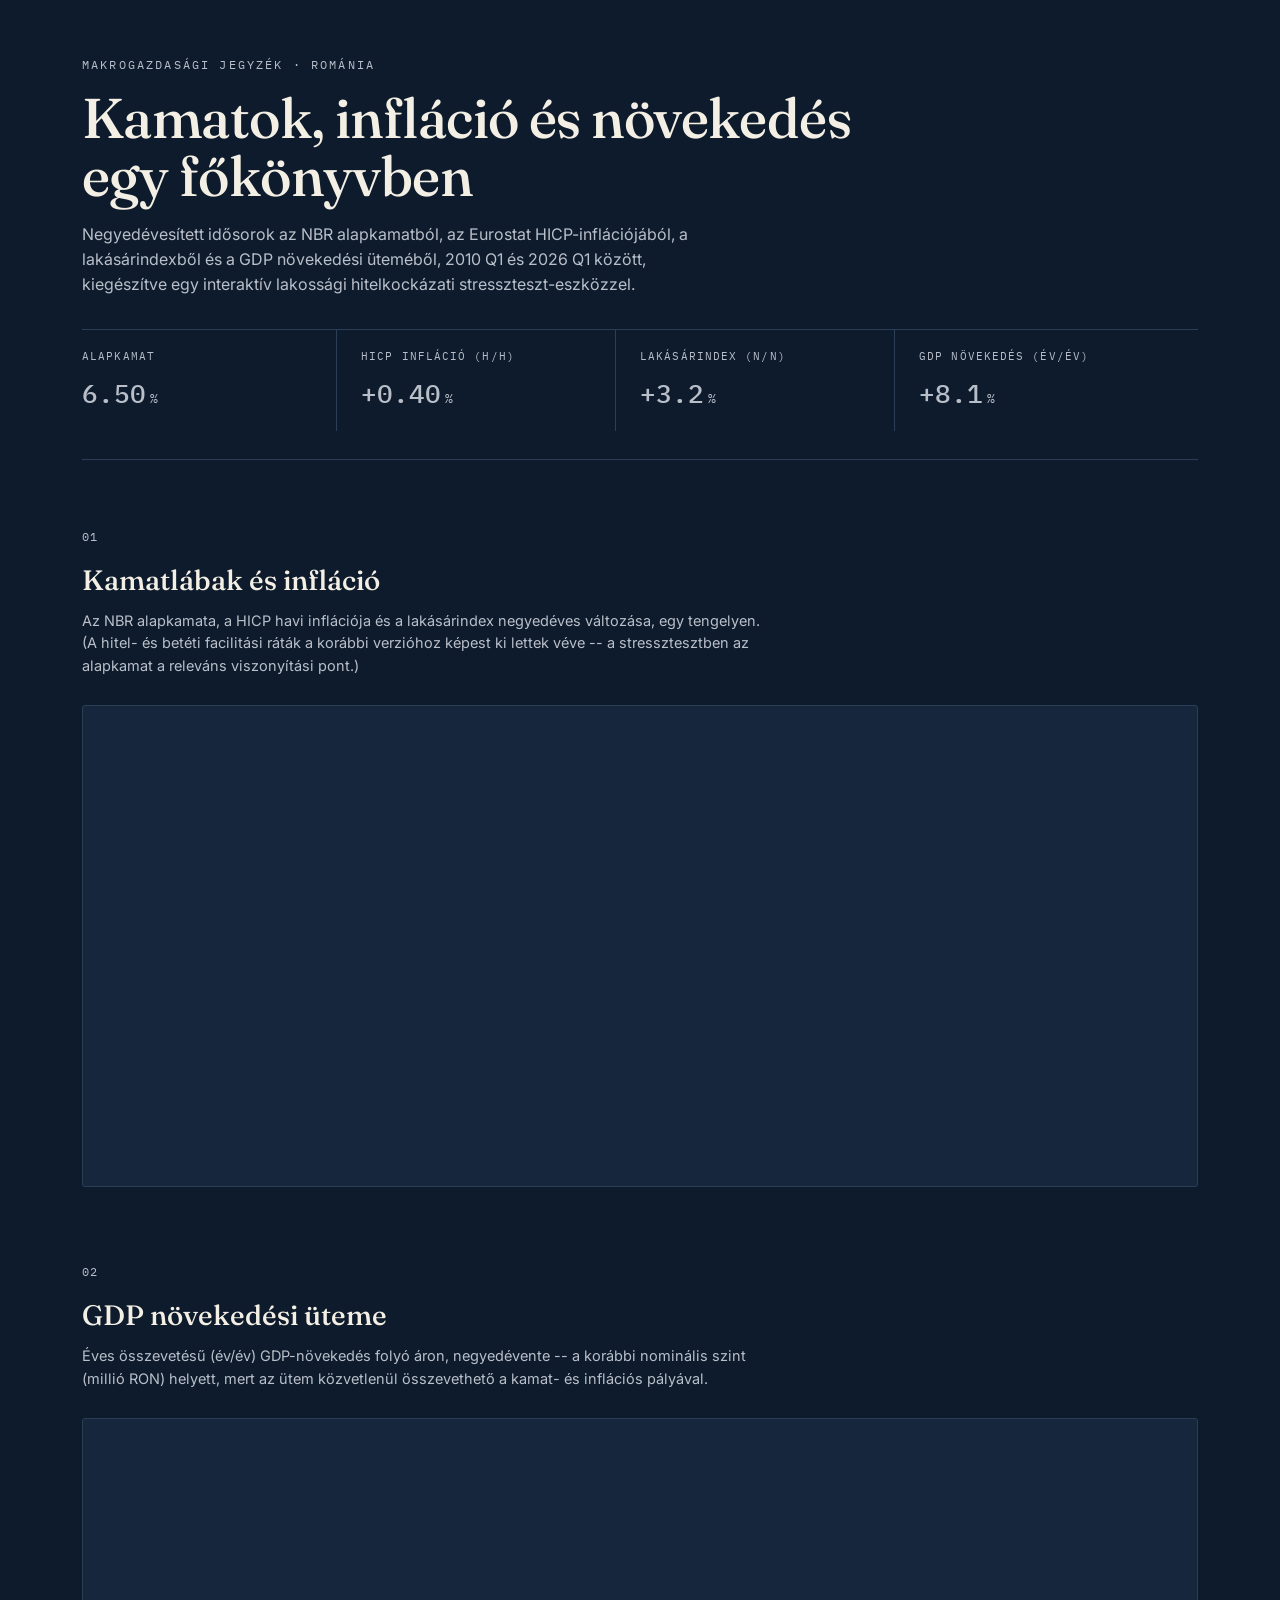
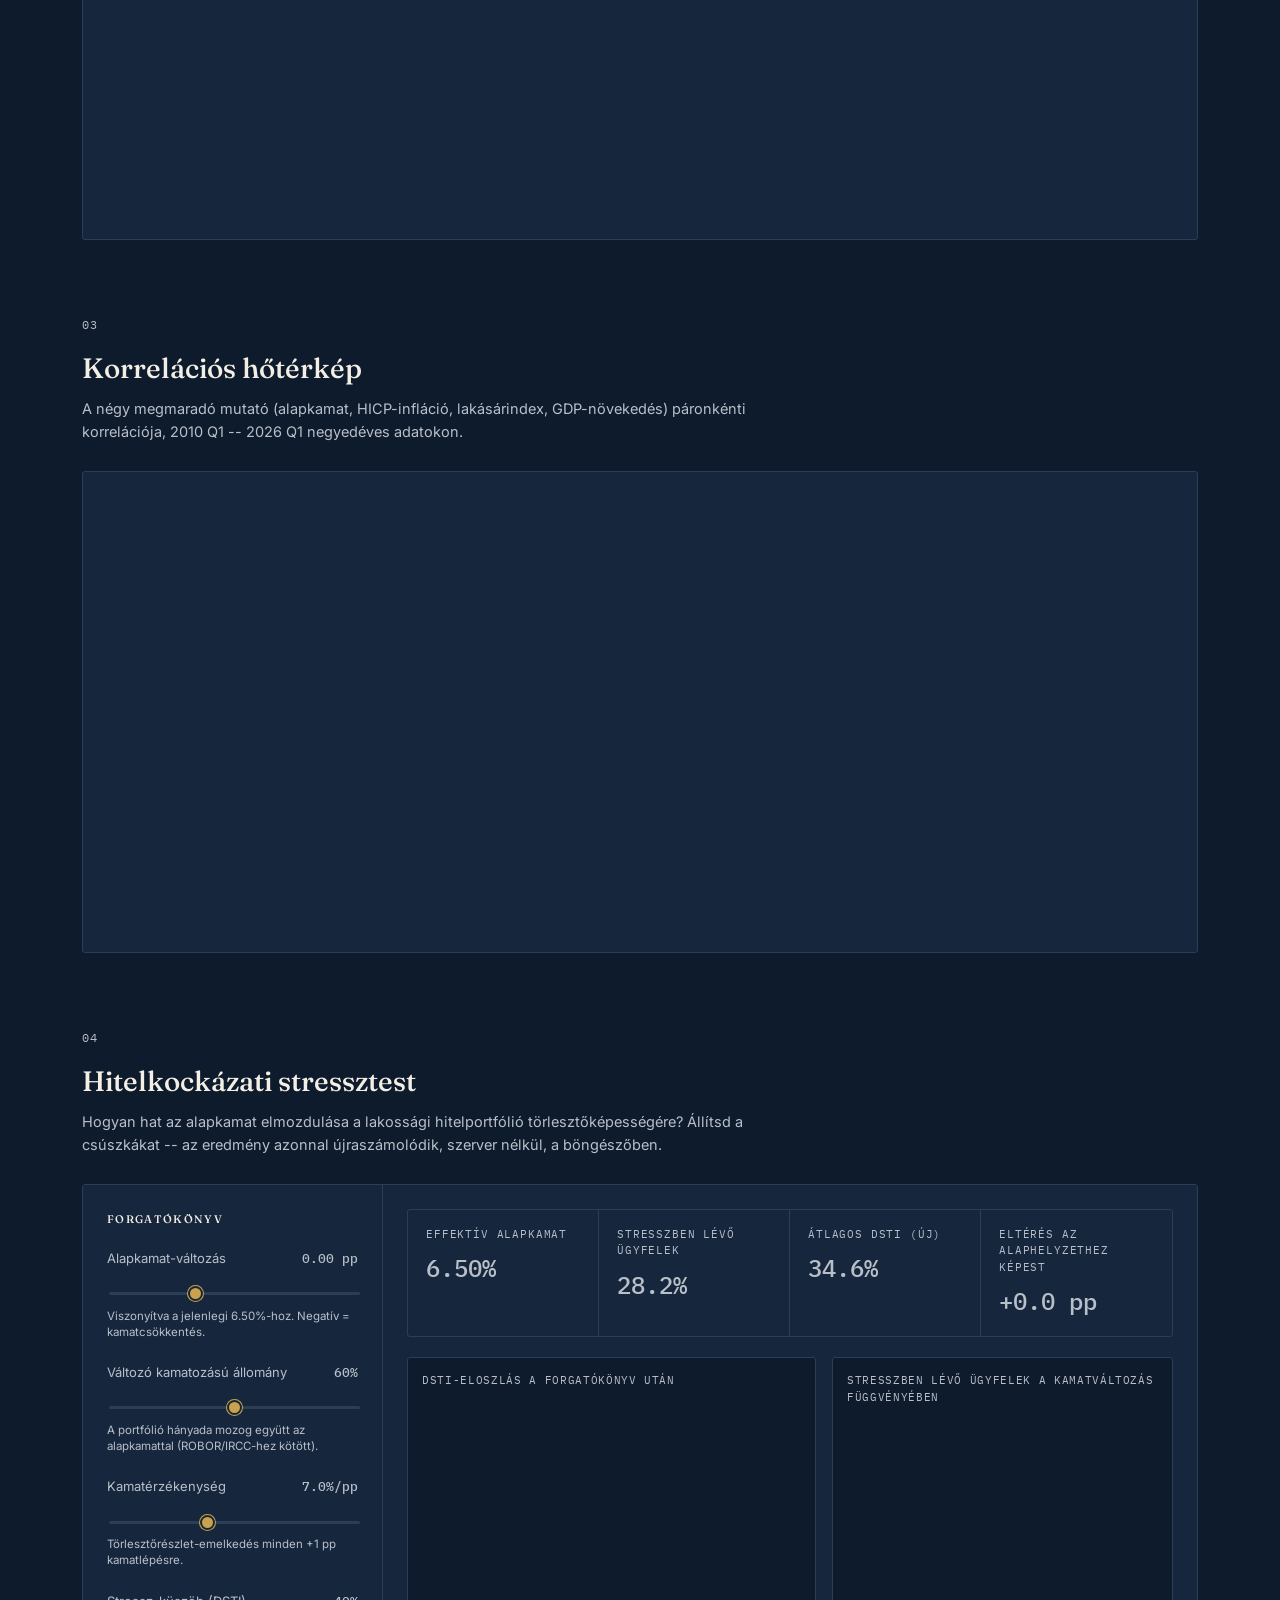
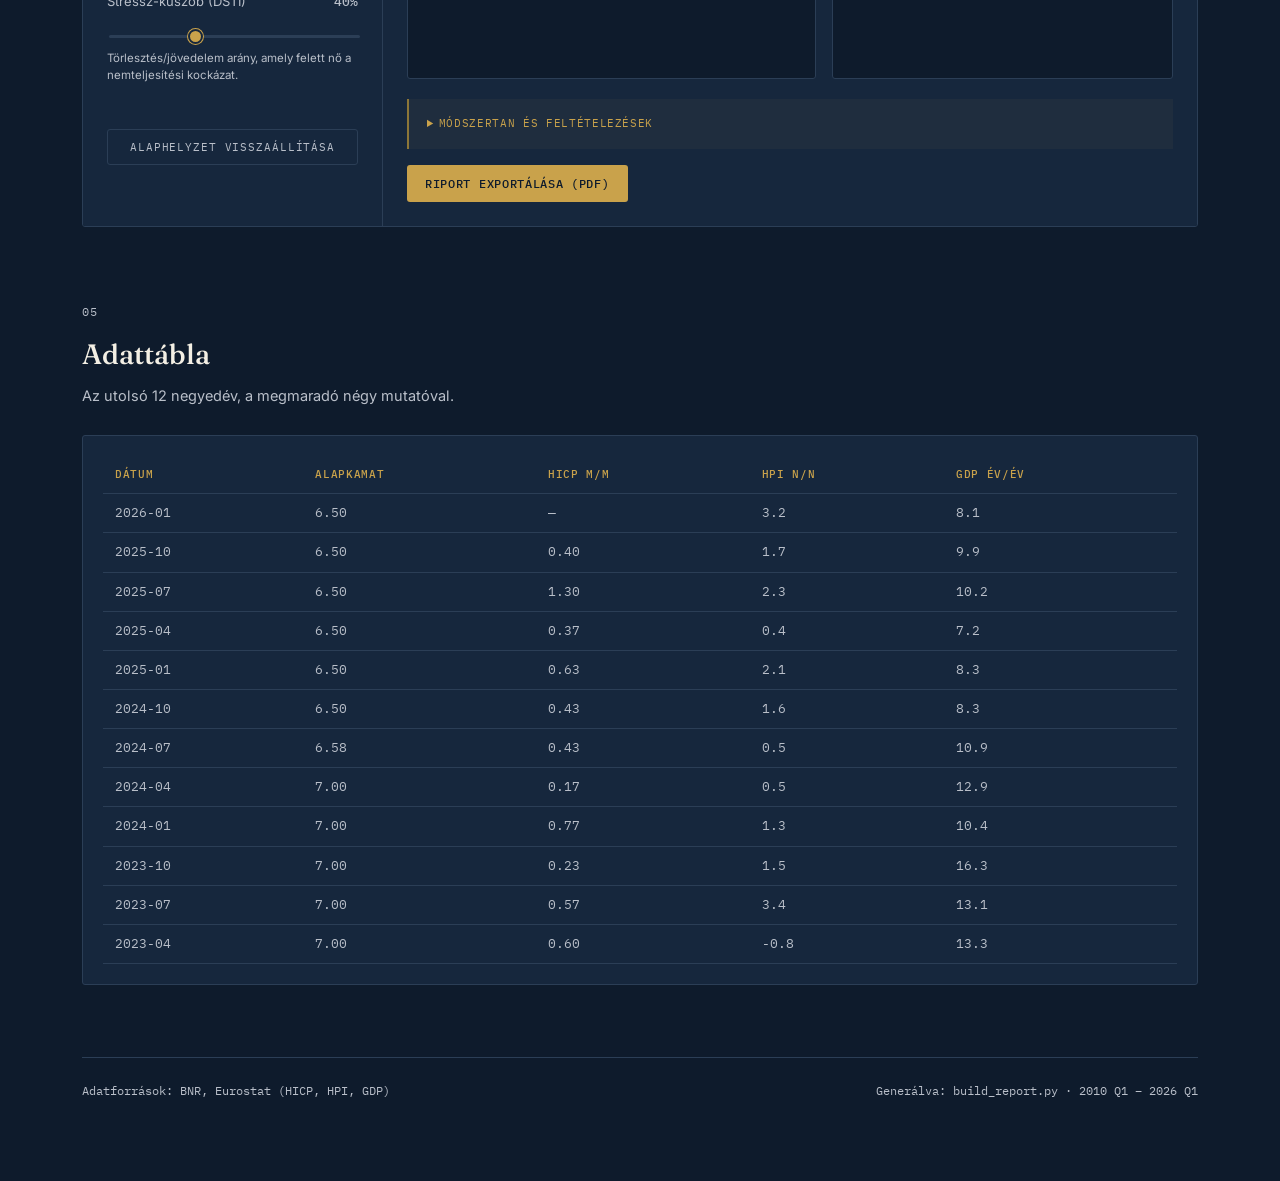
<file: index.html>
<!DOCTYPE html>
<html lang="hu">
<head>
<meta charset="UTF-8">
<meta name="viewport" content="width=device-width, initial-scale=1.0">
<title>Román Makrogazdasági Ledger &middot; Hitelkockázati stressztest</title>
<link rel="stylesheet" href="style.css">
<script charset="utf-8" src="https://cdn.plot.ly/plotly-3.7.0.min.js"></script>
</head>
<body class="makro-report">
<div class="report-shell">

  <header class="report-header">
    <p class="report-eyebrow">Makrogazdasági jegyzék &middot; Románia</p>
    <h1 class="report-title">Kamatok, infláció és növekedés<br>egy főkönyvben</h1>
    <p class="report-subtitle">
      Negyedévesített idősorok az NBR alapkamatból, az Eurostat HICP-inflációjából,
      a lakásárindexből és a GDP növekedési üteméből, 2010 Q1 és 2026 Q1 között,
      kiegészítve egy interaktív lakossági hitelkockázati stresszteszt-eszközzel.
    </p>
    <div class="ticker">
      <div class="ticker-item"><p class="ticker-label">Alapkamat</p><p class="ticker-value">6.50<small>%</small></p></div>
      <div class="ticker-item"><p class="ticker-label">HICP infláció (h/h)</p><p class="ticker-value">+0.40<small>%</small></p></div>
      <div class="ticker-item"><p class="ticker-label">Lakásárindex (n/n)</p><p class="ticker-value">+3.2<small>%</small></p></div>
      <div class="ticker-item"><p class="ticker-label">GDP növekedés (év/év)</p><p class="ticker-value">+8.1<small>%</small></p></div>
    </div>
  </header>

  <section class="report-section">
    <p class="section-index">01</p>
    <h2 class="section-title">Kamatlábak és infláció</h2>
    <p class="section-desc">
      Az NBR alapkamata, a HICP havi inflációja és a lakásárindex negyedéves
      változása, egy tengelyen. (A hitel- és betéti facilitási ráták a
      korábbi verzióhoz képest ki lettek véve -- a stressztesztben az
      alapkamat a releváns viszonyítási pont.)
    </p>
    <div class="chart-card">
      <div id="chart-rates" style="height:440px; width:100%;"></div>
    </div>
  </section>

  <section class="report-section">
    <p class="section-index">02</p>
    <h2 class="section-title">GDP növekedési üteme</h2>
    <p class="section-desc">
      Éves összevetésű (év/év) GDP-növekedés folyó áron, negyedévente -- a
      korábbi nominális szint (millió RON) helyett, mert az ütem közvetlenül
      összevethető a kamat- és inflációs pályával.
    </p>
    <div class="chart-card">
      <div id="chart-gdp" style="height:380px; width:100%;"></div>
    </div>
  </section>

  <section class="report-section">
    <p class="section-index">03</p>
    <h2 class="section-title">Korrelációs hőtérkép</h2>
    <p class="section-desc">
      A négy megmaradó mutató (alapkamat, HICP-infláció, lakásárindex, GDP-növekedés)
      páronkénti korrelációja, 2010 Q1 -- 2026 Q1 negyedéves adatokon.
    </p>
    <div class="chart-card">
      <div id="chart-corr" style="height:440px; width:100%;"></div>
    </div>
  </section>

  <section class="report-section">
    <p class="section-index">04</p>
    <h2 class="section-title">Hitelkockázati stressztest</h2>
    <p class="section-desc">
      Hogyan hat az alapkamat elmozdulása a lakossági hitelportfólió
      törlesztőképességére? Állítsd a csúszkákat -- az eredmény azonnal
      újraszámolódik, szerver nélkül, a böngészőben.
    </p>

    <div class="sim-shell">
      <div class="sim-controls no-print">
        <h3>Forgatókönyv</h3>

        <div class="control-item">
          <label>Alapkamat-változás <span class="ctrl-value" id="val-deltaR">+0.00 pp</span></label>
          <input type="range" id="ctrl-deltaR" min="-3" max="6" step="0.25" value="0">
          <p class="ctrl-hint">Viszonyítva a jelenlegi 6.50%-hoz. Negatív = kamatcsökkentés.</p>
        </div>

        <div class="control-item">
          <label>Változó kamatozású állomány <span class="ctrl-value" id="val-variableShare">60%</span></label>
          <input type="range" id="ctrl-variableShare" min="30" max="90" step="5" value="60">
          <p class="ctrl-hint">A portfólió hányada mozog együtt az alapkamattal (ROBOR/IRCC-hez kötött).</p>
        </div>

        <div class="control-item">
          <label>Kamatérzékenység <span class="ctrl-value" id="val-sensitivity">7.0%/pp</span></label>
          <input type="range" id="ctrl-sensitivity" min="2" max="15" step="0.5" value="7">
          <p class="ctrl-hint">Törlesztőrészlet-emelkedés minden +1 pp kamatlépésre.</p>
        </div>

        <div class="control-item">
          <label>Stressz-küszöb (DSTI) <span class="ctrl-value" id="val-threshold">40%</span></label>
          <input type="range" id="ctrl-threshold" min="30" max="60" step="1" value="40">
          <p class="ctrl-hint">Törlesztés/jövedelem arány, amely felett nő a nemteljesítési kockázat.</p>
        </div>

        <button class="sim-reset" id="sim-reset">Alaphelyzet visszaállítása</button>
      </div>

      <div class="sim-main">
        <div class="sim-results">
          <div class="sim-result-item">
            <p class="sim-result-label">Effektív alapkamat</p>
            <p class="sim-result-value" id="res-effRate">6.50%</p>
          </div>
          <div class="sim-result-item">
            <p class="sim-result-label">Stresszben lévő ügyfelek</p>
            <p class="sim-result-value" id="res-stressedPct">--</p>
          </div>
          <div class="sim-result-item">
            <p class="sim-result-label">Átlagos DSTI (új)</p>
            <p class="sim-result-value" id="res-avgDSTI">--</p>
          </div>
          <div class="sim-result-item">
            <p class="sim-result-label">Eltérés az alaphelyzethez képest</p>
            <p class="sim-result-value" id="res-deltaVsBase">--</p>
          </div>
        </div>

        <div class="sim-charts">
          <div class="sim-chart-card">
            <p class="sim-chart-title">DSTI-eloszlás a forgatókönyv után</p>
            <div id="sim-histogram" style="height:250px; width:100%;"></div>
          </div>
          <div class="sim-chart-card">
            <p class="sim-chart-title">Stresszben lévő ügyfelek a kamatváltozás függvényében</p>
            <div id="sim-curve" style="height:250px; width:100%;"></div>
          </div>
        </div>

        <details class="methodology">
          <summary>Módszertan és feltételezések</summary>
          <div class="methodology-detail">
            <p>
              Ez egy <strong>illusztratív, egyszerűsített</strong> szimuláció --
              nem valódi banki portfólión vagy felügyeleti mikroadaton alapul,
              mert ilyen adat nem áll rendelkezésre. Célja a mechanizmus
              megértése, nem pontos kockázati előrejelzés.
            </p>
            <ul>
              <li>4000 szintetikus ügyfél, kezdeti DSTI (törlesztés/jövedelem
                arány) lognormális eloszlásból, 32%-os medián körül.</li>
              <li>Új DSTI = kezdeti DSTI &times; (1 + változó kamatozású arány
                &times; kamatérzékenység &times; alapkamat-változás).</li>
              <li>A kamatérzékenység és a változó kamatozású arány csúszkával
                állítható feltételezés, nem mért adat.</li>
              <li>„Stresszben” = az új DSTI meghaladja a beállított küszöböt --
                ez megnövekedett nemteljesítési kockázatot jelez, nem tényleges
                nemfizetést.</li>
            </ul>
          </div>
        </details>

        <div class="report-actions no-print">
          <button class="btn-ledger" onclick="window.print()">Riport exportálása (PDF)</button>
        </div>
      </div>
    </div>
  </section>

  <section class="report-section">
    <p class="section-index">05</p>
    <h2 class="section-title">Adattábla</h2>
    <p class="section-desc">Az utolsó 12 negyedév, a megmaradó négy mutatóval.</p>
    <div class="chart-card">
      <table class="data-table">
        <thead><tr><th>Dátum</th><th>Alapkamat</th><th>HICP m/m</th><th>HPI n/n</th><th>GDP év/év</th></tr></thead>
        <tbody>
<tr><td>2026-01</td><td>6.50</td><td>—</td><td>3.2</td><td>8.1</td></tr><tr><td>2025-10</td><td>6.50</td><td>0.40</td><td>1.7</td><td>9.9</td></tr><tr><td>2025-07</td><td>6.50</td><td>1.30</td><td>2.3</td><td>10.2</td></tr><tr><td>2025-04</td><td>6.50</td><td>0.37</td><td>0.4</td><td>7.2</td></tr><tr><td>2025-01</td><td>6.50</td><td>0.63</td><td>2.1</td><td>8.3</td></tr><tr><td>2024-10</td><td>6.50</td><td>0.43</td><td>1.6</td><td>8.3</td></tr><tr><td>2024-07</td><td>6.58</td><td>0.43</td><td>0.5</td><td>10.9</td></tr><tr><td>2024-04</td><td>7.00</td><td>0.17</td><td>0.5</td><td>12.9</td></tr><tr><td>2024-01</td><td>7.00</td><td>0.77</td><td>1.3</td><td>10.4</td></tr><tr><td>2023-10</td><td>7.00</td><td>0.23</td><td>1.5</td><td>16.3</td></tr><tr><td>2023-07</td><td>7.00</td><td>0.57</td><td>3.4</td><td>13.1</td></tr><tr><td>2023-04</td><td>7.00</td><td>0.60</td><td>-0.8</td><td>13.3</td></tr>
        </tbody>
      </table>
    </div>
  </section>

  <footer class="report-footer">
    <span>Adatforrások: BNR, Eurostat (HICP, HPI, GDP)</span>
    <span>Generálva: build_report.py &middot; 2010 Q1 &ndash; 2026 Q1</span>
  </footer>

</div>

<script>
const DATES = ["2010-01-01", "2010-04-01", "2010-07-01", "2010-10-01", "2011-01-01", "2011-04-01", "2011-07-01", "2011-10-01", "2012-01-01", "2012-04-01", "2012-07-01", "2012-10-01", "2013-01-01", "2013-04-01", "2013-07-01", "2013-10-01", "2014-01-01", "2014-04-01", "2014-07-01", "2014-10-01", "2015-01-01", "2015-04-01", "2015-07-01", "2015-10-01", "2016-01-01", "2016-04-01", "2016-07-01", "2016-10-01", "2017-01-01", "2017-04-01", "2017-07-01", "2017-10-01", "2018-01-01", "2018-04-01", "2018-07-01", "2018-10-01", "2019-01-01", "2019-04-01", "2019-07-01", "2019-10-01", "2020-01-01", "2020-04-01", "2020-07-01", "2020-10-01", "2021-01-01", "2021-04-01", "2021-07-01", "2021-10-01", "2022-01-01", "2022-04-01", "2022-07-01", "2022-10-01", "2023-01-01", "2023-04-01", "2023-07-01", "2023-10-01", "2024-01-01", "2024-04-01", "2024-07-01", "2024-10-01", "2025-01-01", "2025-04-01", "2025-07-01", "2025-10-01", "2026-01-01"];
const POLICY = [7.0, 6.3333, 6.25, 6.25, 6.25, 6.25, 6.25, 6.0833, 5.5, 5.25, 5.25, 5.25, 5.25, 5.25, 4.6667, 4.0833, 3.5833, 3.5, 3.3333, 2.8333, 2.3333, 1.8333, 1.75, 1.75, 1.75, 1.75, 1.75, 1.75, 1.75, 1.75, 1.75, 1.75, 2.1667, 2.4167, 2.5, 2.5, 2.5, 2.5, 2.5, 2.5, 2.3333, 1.9167, 1.5833, 1.5, 1.25, 1.25, 1.25, 1.6667, 2.3333, 3.5, 5.25, 6.5833, 7.0, 7.0, 7.0, 7.0, 7.0, 7.0, 6.5833, 6.5, 6.5, 6.5, 6.5, 6.5, 6.5];
const HICP = [0.7, 0.2, 1.1333, 0.5, 0.7333, 0.2, -0.3, 0.4, 0.5333, 0.1, 0.7, 0.1333, 0.5, 0.1, -0.3667, 0.2333, 0.4667, 0.0, -0.1, -0.0333, 0.4, -0.5333, -0.2667, 0.2667, -0.2333, 0.0333, -0.1333, 0.2667, -0.0333, 0.1, 0.1, 0.6667, 0.4, 0.3333, 0.1, 0.1333, 0.8, 0.2667, -0.0333, 0.3333, 0.3667, 0.1, -0.0667, 0.2333, 0.5667, 0.4, 0.5, 0.7, 1.4333, 1.4667, 0.6, 0.8667, 0.9, 0.6, 0.5667, 0.2333, 0.7667, 0.1667, 0.4333, 0.4333, 0.6333, 0.3667, 1.3, 0.4, null];
const HPI = [-5.3, -1.6, -3.7, -2.3, -4.0, -1.8, -5.4, -3.5, 3.0, -0.6, -3.7, 0.3, 3.4, -0.6, -2.4, -0.5, 0.8, -1.5, -0.9, 1.7, 3.5, -1.2, -0.9, 1.5, 3.3, 2.8, -0.7, 1.7, 1.2, 4.9, -1.6, 1.2, 2.1, 3.1, -0.6, 0.8, 0.1, 1.6, 1.5, 1.6, 3.3, 0.1, -2.6, 1.3, 2.7, 1.6, 0.1, 2.8, 1.7, 3.7, -1.2, 2.5, -0.4, -0.8, 3.4, 1.5, 1.3, 0.5, 0.5, 1.6, 2.1, 0.4, 2.3, 1.7, 3.2];
const GDP = [2.3618, 2.244, 3.7853, -0.9961, 12.8444, 7.5443, 8.0264, 6.4944, 3.6401, 7.6393, 5.2119, 6.6506, 1.5418, 0.3497, 2.3046, 2.4916, 7.0468, 6.3397, 5.5275, 4.769, 7.4635, 4.2204, 6.9948, 7.4065, 3.4353, 8.3366, 4.5339, 5.9622, 12.5959, 10.8837, 15.6098, 13.7741, 10.9946, 13.2416, 11.2776, 12.1279, 11.1997, 11.5669, 10.8815, 11.1757, 7.2608, -8.6659, -0.0338, 3.0407, 4.6662, 20.3877, 12.5481, 9.5237, 16.4943, 18.825, 16.6337, 15.1402, 16.9443, 13.3255, 13.0764, 16.2811, 10.425, 12.8519, 10.9442, 8.2782, 8.3428, 7.2496, 10.2235, 9.8829, 8.0891];
const CORR_LABELS = ["Alapkamat (%)", "HICP infláció (havi %)", "Lakásárindex (n/n %)", "GDP növekedés (év/év %)"];
const CORR_MATRIX = [[1.0, 0.318, -0.292, 0.028], [0.318, 1.0, 0.17, 0.388], [-0.292, 0.17, 1.0, 0.269], [0.028, 0.388, 0.269, 1.0]];

const INK = "#0E1B2C", INK_SOFT = "#16273D", INK_LINE = "#2B3E56";
const PAPER = "#F3EFE4", PAPER_DIM = "#B9BFC9", GOLD = "#C9A24B", TEAL = "#4E8B7C", RUST = "#B4552D";
const FONT = { family: "IBM Plex Mono, monospace", color: PAPER_DIM, size: 12 };

function styleLayout(extra) {
  return Object.assign({
    paper_bgcolor: INK_SOFT,
    plot_bgcolor: INK_SOFT,
    font: FONT,
    margin: { l: 50, r: 30, t: 30, b: 40 },
    legend: { orientation: "h", yanchor: "bottom", y: 1.02, xanchor: "left", x: 0, font: { color: PAPER_DIM, size: 11 } },
    hovermode: "x unified",
    xaxis: { gridcolor: INK_LINE, zerolinecolor: INK_LINE, linecolor: INK_LINE },
    yaxis: { gridcolor: INK_LINE, zerolinecolor: INK_LINE, linecolor: INK_LINE },
  }, extra || {});
}

Plotly.newPlot("chart-rates", [
  { x: DATES, y: POLICY, name: "Alapkamat (%)", mode: "lines", line: { color: GOLD, width: 2 } },
  { x: DATES, y: HICP, name: "HICP infláció (havi %)", mode: "lines", line: { color: PAPER, width: 2 } },
  { x: DATES, y: HPI, name: "Lakásárindex (n/n %)", mode: "lines", line: { color: "#8FB6AD", width: 2 } },
], styleLayout({ height: 440 }), { displaylogo: false, responsive: true });

Plotly.newPlot("chart-gdp", [
  { x: DATES, y: GDP, type: "bar", marker: { color: GOLD }, name: "GDP növekedés (év/év %)" },
], styleLayout({ height: 380, hovermode: "x" }), { displaylogo: false, responsive: true });

Plotly.newPlot("chart-corr", [{
  z: CORR_MATRIX, x: CORR_LABELS, y: CORR_LABELS,
  type: "heatmap", zmin: -1, zmax: 1,
  colorscale: [[0, RUST], [0.5, INK_SOFT], [1, TEAL]],
  texttemplate: "%{z:.2f}",
  textfont: { color: PAPER, family: FONT.family },
  colorbar: { outlinewidth: 0, tickfont: { color: PAPER_DIM } },
}], styleLayout({
  height: 440, hovermode: "closest",
  xaxis: { gridcolor: INK_LINE, side: "bottom" },
  yaxis: { gridcolor: INK_LINE, autorange: "reversed" },
}), { displaylogo: false, responsive: true });
</script>
<script src="sim.js"></script>
</body>
</html>
</file>
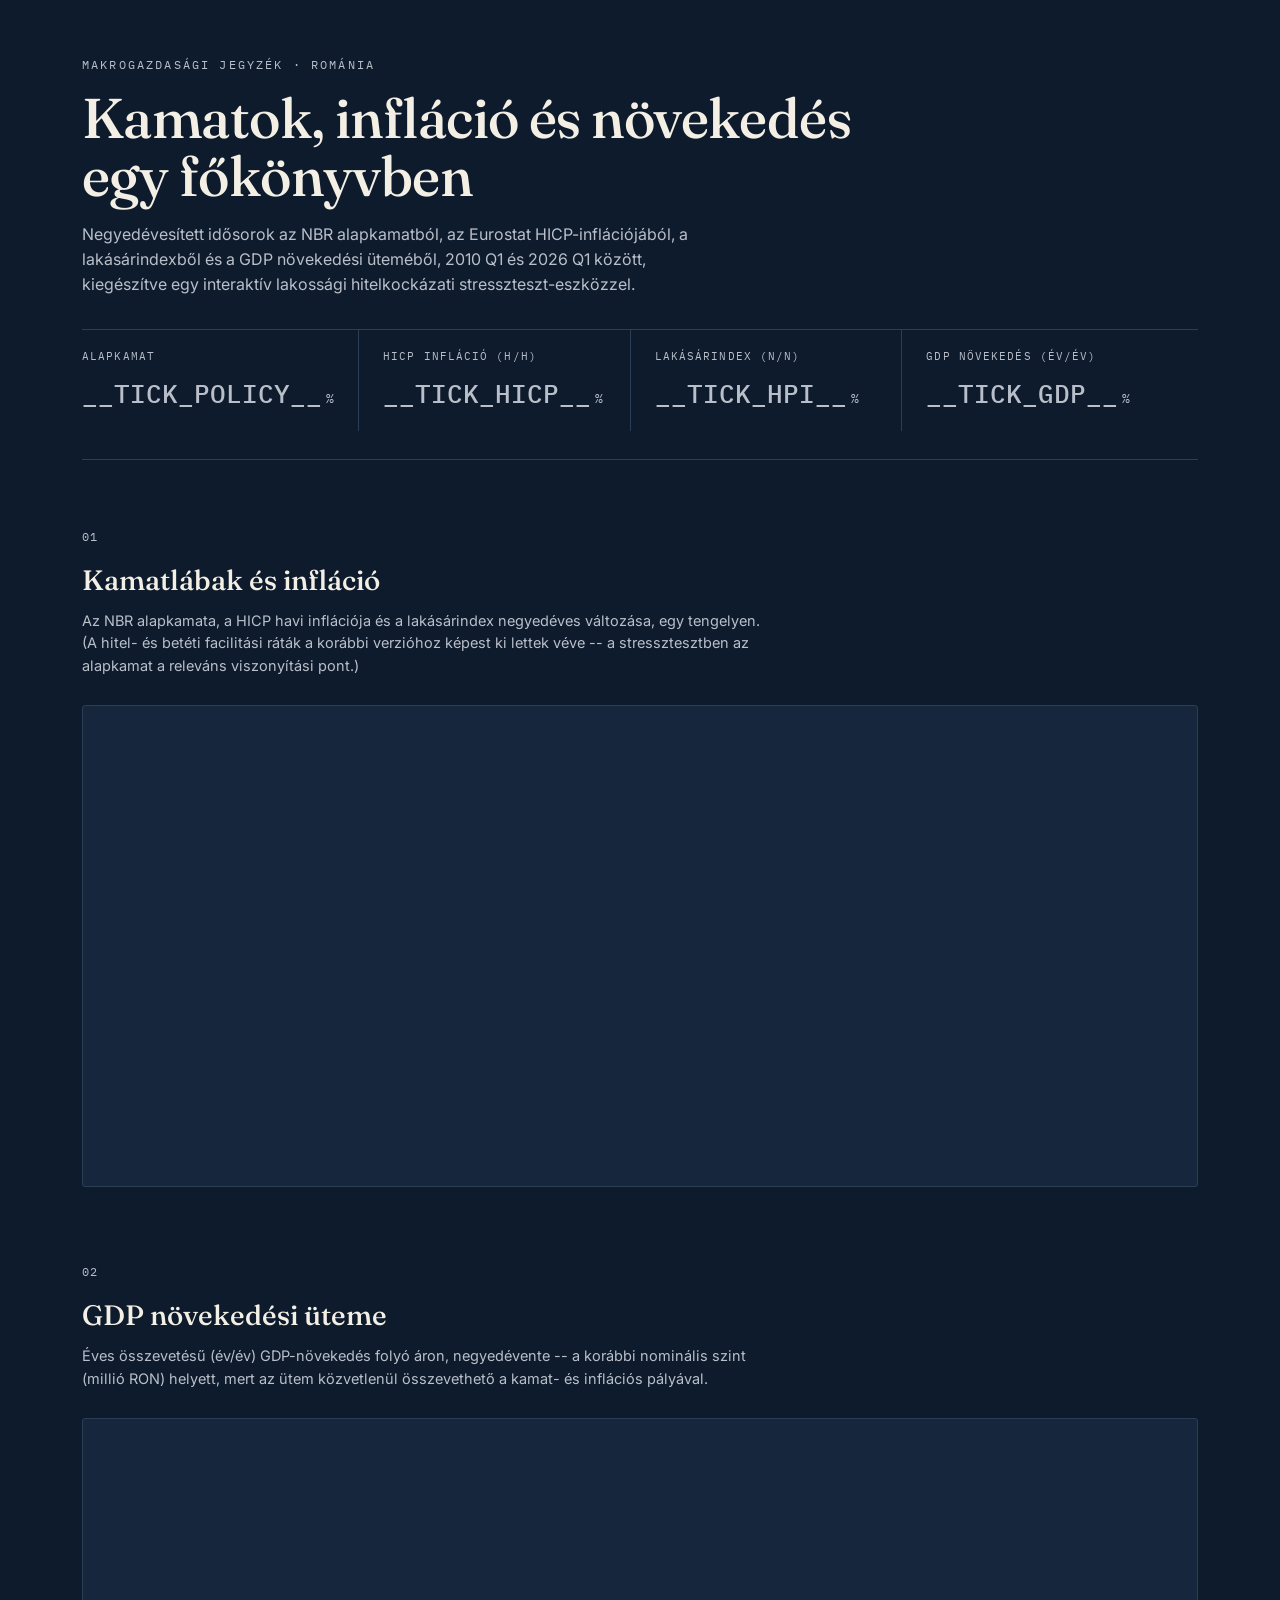
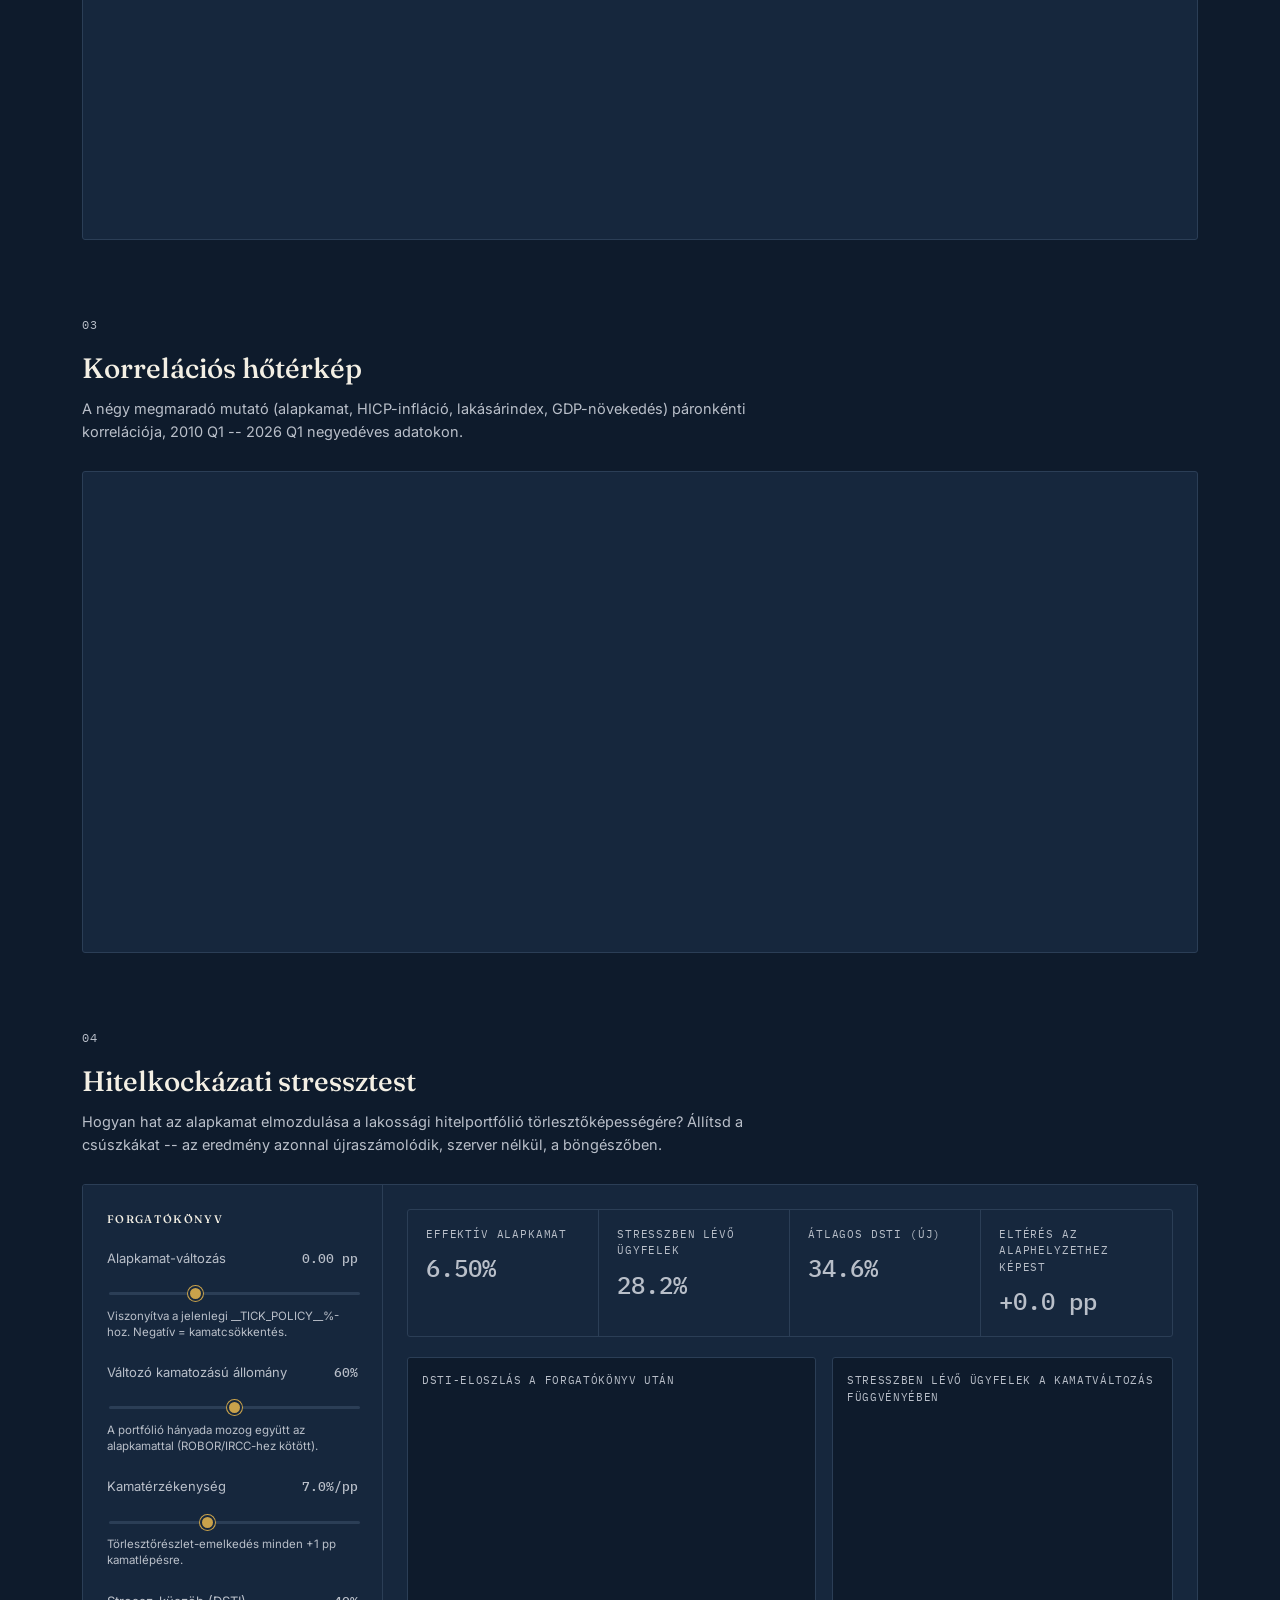
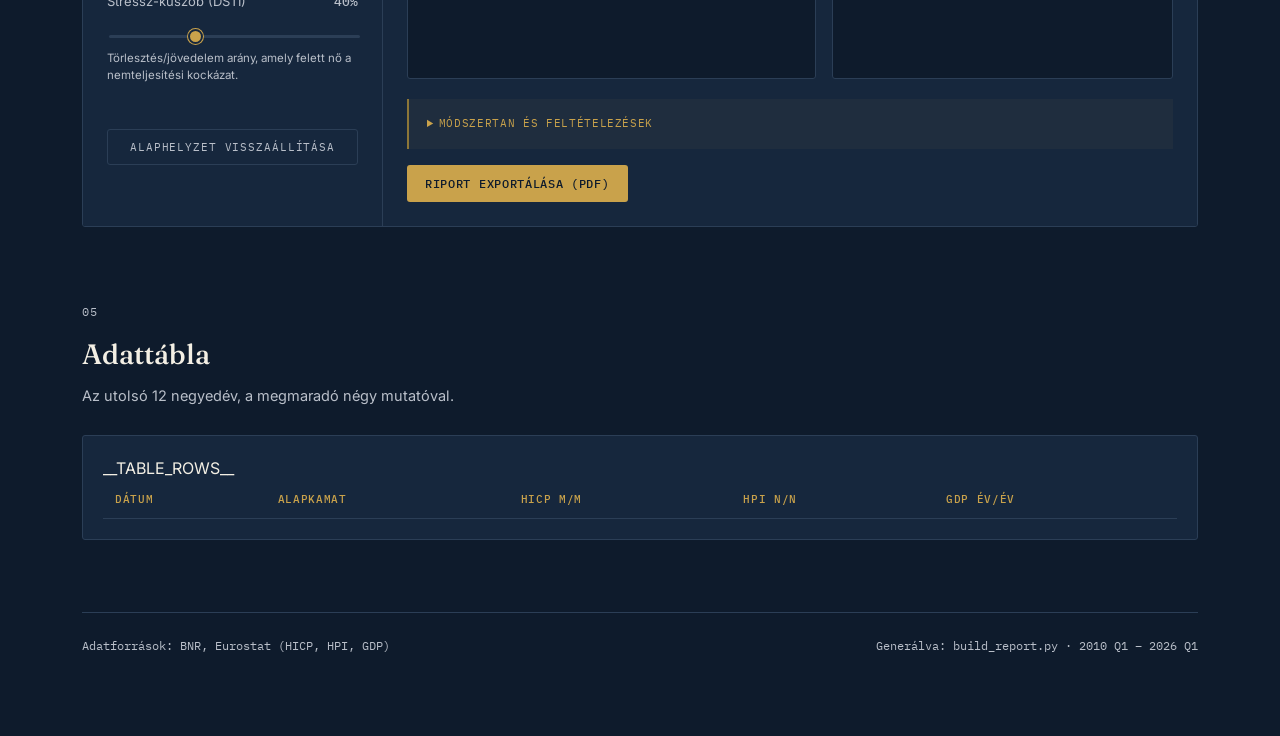
<file: index_template.html>
<!DOCTYPE html>
<html lang="hu">
<head>
<meta charset="UTF-8">
<meta name="viewport" content="width=device-width, initial-scale=1.0">
<title>Román Makrogazdasági Ledger &middot; Hitelkockázati stressztest</title>
<link rel="stylesheet" href="style.css">
<script charset="utf-8" src="https://cdn.plot.ly/plotly-3.7.0.min.js"></script>
</head>
<body class="makro-report">
<div class="report-shell">

  <header class="report-header">
    <p class="report-eyebrow">Makrogazdasági jegyzék &middot; Románia</p>
    <h1 class="report-title">Kamatok, infláció és növekedés<br>egy főkönyvben</h1>
    <p class="report-subtitle">
      Negyedévesített idősorok az NBR alapkamatból, az Eurostat HICP-inflációjából,
      a lakásárindexből és a GDP növekedési üteméből, 2010 Q1 és 2026 Q1 között,
      kiegészítve egy interaktív lakossági hitelkockázati stresszteszt-eszközzel.
    </p>
    <div class="ticker">
      <div class="ticker-item"><p class="ticker-label">Alapkamat</p><p class="ticker-value">__TICK_POLICY__<small>%</small></p></div>
      <div class="ticker-item"><p class="ticker-label">HICP infláció (h/h)</p><p class="ticker-value">__TICK_HICP__<small>%</small></p></div>
      <div class="ticker-item"><p class="ticker-label">Lakásárindex (n/n)</p><p class="ticker-value">__TICK_HPI__<small>%</small></p></div>
      <div class="ticker-item"><p class="ticker-label">GDP növekedés (év/év)</p><p class="ticker-value">__TICK_GDP__<small>%</small></p></div>
    </div>
  </header>

  <section class="report-section">
    <p class="section-index">01</p>
    <h2 class="section-title">Kamatlábak és infláció</h2>
    <p class="section-desc">
      Az NBR alapkamata, a HICP havi inflációja és a lakásárindex negyedéves
      változása, egy tengelyen. (A hitel- és betéti facilitási ráták a
      korábbi verzióhoz képest ki lettek véve -- a stressztesztben az
      alapkamat a releváns viszonyítási pont.)
    </p>
    <div class="chart-card">
      <div id="chart-rates" style="height:440px; width:100%;"></div>
    </div>
  </section>

  <section class="report-section">
    <p class="section-index">02</p>
    <h2 class="section-title">GDP növekedési üteme</h2>
    <p class="section-desc">
      Éves összevetésű (év/év) GDP-növekedés folyó áron, negyedévente -- a
      korábbi nominális szint (millió RON) helyett, mert az ütem közvetlenül
      összevethető a kamat- és inflációs pályával.
    </p>
    <div class="chart-card">
      <div id="chart-gdp" style="height:380px; width:100%;"></div>
    </div>
  </section>

  <section class="report-section">
    <p class="section-index">03</p>
    <h2 class="section-title">Korrelációs hőtérkép</h2>
    <p class="section-desc">
      A négy megmaradó mutató (alapkamat, HICP-infláció, lakásárindex, GDP-növekedés)
      páronkénti korrelációja, 2010 Q1 -- 2026 Q1 negyedéves adatokon.
    </p>
    <div class="chart-card">
      <div id="chart-corr" style="height:440px; width:100%;"></div>
    </div>
  </section>

  <section class="report-section">
    <p class="section-index">04</p>
    <h2 class="section-title">Hitelkockázati stressztest</h2>
    <p class="section-desc">
      Hogyan hat az alapkamat elmozdulása a lakossági hitelportfólió
      törlesztőképességére? Állítsd a csúszkákat -- az eredmény azonnal
      újraszámolódik, szerver nélkül, a böngészőben.
    </p>

    <div class="sim-shell">
      <div class="sim-controls no-print">
        <h3>Forgatókönyv</h3>

        <div class="control-item">
          <label>Alapkamat-változás <span class="ctrl-value" id="val-deltaR">+0.00 pp</span></label>
          <input type="range" id="ctrl-deltaR" min="-3" max="6" step="0.25" value="0">
          <p class="ctrl-hint">Viszonyítva a jelenlegi __TICK_POLICY__%-hoz. Negatív = kamatcsökkentés.</p>
        </div>

        <div class="control-item">
          <label>Változó kamatozású állomány <span class="ctrl-value" id="val-variableShare">60%</span></label>
          <input type="range" id="ctrl-variableShare" min="30" max="90" step="5" value="60">
          <p class="ctrl-hint">A portfólió hányada mozog együtt az alapkamattal (ROBOR/IRCC-hez kötött).</p>
        </div>

        <div class="control-item">
          <label>Kamatérzékenység <span class="ctrl-value" id="val-sensitivity">7.0%/pp</span></label>
          <input type="range" id="ctrl-sensitivity" min="2" max="15" step="0.5" value="7">
          <p class="ctrl-hint">Törlesztőrészlet-emelkedés minden +1 pp kamatlépésre.</p>
        </div>

        <div class="control-item">
          <label>Stressz-küszöb (DSTI) <span class="ctrl-value" id="val-threshold">40%</span></label>
          <input type="range" id="ctrl-threshold" min="30" max="60" step="1" value="40">
          <p class="ctrl-hint">Törlesztés/jövedelem arány, amely felett nő a nemteljesítési kockázat.</p>
        </div>

        <button class="sim-reset" id="sim-reset">Alaphelyzet visszaállítása</button>
      </div>

      <div class="sim-main">
        <div class="sim-results">
          <div class="sim-result-item">
            <p class="sim-result-label">Effektív alapkamat</p>
            <p class="sim-result-value" id="res-effRate">6.50%</p>
          </div>
          <div class="sim-result-item">
            <p class="sim-result-label">Stresszben lévő ügyfelek</p>
            <p class="sim-result-value" id="res-stressedPct">--</p>
          </div>
          <div class="sim-result-item">
            <p class="sim-result-label">Átlagos DSTI (új)</p>
            <p class="sim-result-value" id="res-avgDSTI">--</p>
          </div>
          <div class="sim-result-item">
            <p class="sim-result-label">Eltérés az alaphelyzethez képest</p>
            <p class="sim-result-value" id="res-deltaVsBase">--</p>
          </div>
        </div>

        <div class="sim-charts">
          <div class="sim-chart-card">
            <p class="sim-chart-title">DSTI-eloszlás a forgatókönyv után</p>
            <div id="sim-histogram" style="height:250px; width:100%;"></div>
          </div>
          <div class="sim-chart-card">
            <p class="sim-chart-title">Stresszben lévő ügyfelek a kamatváltozás függvényében</p>
            <div id="sim-curve" style="height:250px; width:100%;"></div>
          </div>
        </div>

        <details class="methodology">
          <summary>Módszertan és feltételezések</summary>
          <div class="methodology-detail">
            <p>
              Ez egy <strong>illusztratív, egyszerűsített</strong> szimuláció --
              nem valódi banki portfólión vagy felügyeleti mikroadaton alapul,
              mert ilyen adat nem áll rendelkezésre. Célja a mechanizmus
              megértése, nem pontos kockázati előrejelzés.
            </p>
            <ul>
              <li>4000 szintetikus ügyfél, kezdeti DSTI (törlesztés/jövedelem
                arány) lognormális eloszlásból, 32%-os medián körül.</li>
              <li>Új DSTI = kezdeti DSTI &times; (1 + változó kamatozású arány
                &times; kamatérzékenység &times; alapkamat-változás).</li>
              <li>A kamatérzékenység és a változó kamatozású arány csúszkával
                állítható feltételezés, nem mért adat.</li>
              <li>„Stresszben” = az új DSTI meghaladja a beállított küszöböt --
                ez megnövekedett nemteljesítési kockázatot jelez, nem tényleges
                nemfizetést.</li>
            </ul>
          </div>
        </details>

        <div class="report-actions no-print">
          <button class="btn-ledger" onclick="window.print()">Riport exportálása (PDF)</button>
        </div>
      </div>
    </div>
  </section>

  <section class="report-section">
    <p class="section-index">05</p>
    <h2 class="section-title">Adattábla</h2>
    <p class="section-desc">Az utolsó 12 negyedév, a megmaradó négy mutatóval.</p>
    <div class="chart-card">
      <table class="data-table">
        <thead><tr><th>Dátum</th><th>Alapkamat</th><th>HICP m/m</th><th>HPI n/n</th><th>GDP év/év</th></tr></thead>
        <tbody>
__TABLE_ROWS__
        </tbody>
      </table>
    </div>
  </section>

  <footer class="report-footer">
    <span>Adatforrások: BNR, Eurostat (HICP, HPI, GDP)</span>
    <span>Generálva: build_report.py &middot; 2010 Q1 &ndash; 2026 Q1</span>
  </footer>

</div>

<script>
const DATES = __DATES__;
const POLICY = __POLICY__;
const HICP = __HICP__;
const HPI = __HPI__;
const GDP = __GDP__;
const CORR_LABELS = __CORR_LABELS__;
const CORR_MATRIX = __CORR_MATRIX__;

const INK = "#0E1B2C", INK_SOFT = "#16273D", INK_LINE = "#2B3E56";
const PAPER = "#F3EFE4", PAPER_DIM = "#B9BFC9", GOLD = "#C9A24B", TEAL = "#4E8B7C", RUST = "#B4552D";
const FONT = { family: "IBM Plex Mono, monospace", color: PAPER_DIM, size: 12 };

function styleLayout(extra) {
  return Object.assign({
    paper_bgcolor: INK_SOFT,
    plot_bgcolor: INK_SOFT,
    font: FONT,
    margin: { l: 50, r: 30, t: 30, b: 40 },
    legend: { orientation: "h", yanchor: "bottom", y: 1.02, xanchor: "left", x: 0, font: { color: PAPER_DIM, size: 11 } },
    hovermode: "x unified",
    xaxis: { gridcolor: INK_LINE, zerolinecolor: INK_LINE, linecolor: INK_LINE },
    yaxis: { gridcolor: INK_LINE, zerolinecolor: INK_LINE, linecolor: INK_LINE },
  }, extra || {});
}

Plotly.newPlot("chart-rates", [
  { x: DATES, y: POLICY, name: "Alapkamat (%)", mode: "lines", line: { color: GOLD, width: 2 } },
  { x: DATES, y: HICP, name: "HICP infláció (havi %)", mode: "lines", line: { color: PAPER, width: 2 } },
  { x: DATES, y: HPI, name: "Lakásárindex (n/n %)", mode: "lines", line: { color: "#8FB6AD", width: 2 } },
], styleLayout({ height: 440 }), { displaylogo: false, responsive: true });

Plotly.newPlot("chart-gdp", [
  { x: DATES, y: GDP, type: "bar", marker: { color: GOLD }, name: "GDP növekedés (év/év %)" },
], styleLayout({ height: 380, hovermode: "x" }), { displaylogo: false, responsive: true });

Plotly.newPlot("chart-corr", [{
  z: CORR_MATRIX, x: CORR_LABELS, y: CORR_LABELS,
  type: "heatmap", zmin: -1, zmax: 1,
  colorscale: [[0, RUST], [0.5, INK_SOFT], [1, TEAL]],
  texttemplate: "%{z:.2f}",
  textfont: { color: PAPER, family: FONT.family },
  colorbar: { outlinewidth: 0, tickfont: { color: PAPER_DIM } },
}], styleLayout({
  height: 440, hovermode: "closest",
  xaxis: { gridcolor: INK_LINE, side: "bottom" },
  yaxis: { gridcolor: INK_LINE, autorange: "reversed" },
}), { displaylogo: false, responsive: true });
</script>
<script src="sim.js"></script>
</body>
</html>
</file>
<file: style.css>
/* =============================================================================
   style.css
   -----------------------------------------------------------------------------
   Közös design rendszer a "Román Makrogazdasági Ledger" projekthez.
   Használja: index.html (közvetlen <link>) és main.py (Streamlit, a CSS
   tartalma <style> tagbe injektálva).

   Design koncepció: "Ledger" -- egy jegybanki könyvelési napló hangulata.
   Sötét tintakék alap, arany/mustár ékezet (kamatláb-jegyzék), monospace
   számok (mint egy fizikai főkönyvben), szerif címsorok (hivatalos jelentés
   -jelleg).
============================================================================= */

@import url('https://fonts.googleapis.com/css2?family=Fraunces:opsz,wght@9..144,400;9..144,500;9..144,600&family=Inter:wght@400;500;600&family=IBM+Plex+Mono:wght@400;500;600&display=swap');

:root {
  /* --- Színpaletta ------------------------------------------------------ */
  --ink:         #0E1B2C;   /* fő háttér, mély tintakék-fekete */
  --ink-soft:    #16273D;   /* kártya/panel háttér */
  --ink-line:    #2B3E56;   /* elválasztó vonalak, keretek */
  --paper:       #F3EFE4;   /* fő szöveg / "papír" tónus */
  --paper-dim:   #B9BFC9;   /* másodlagos szöveg */
  --gold:        #C9A24B;   /* elsődleges ékezet -- kamatláb, kiemelés */
  --gold-dim:    #8C7638;
  --teal:        #4E8B7C;   /* másodlagos ékezet -- pozitív / stabil */
  --rust:        #B4552D;   /* harmadlagos ékezet -- negatív / figyelmeztetés */

  /* --- Tipográfia --------------------------------------------------------*/
  --font-display: 'Fraunces', Georgia, serif;
  --font-body:    'Inter', -apple-system, BlinkMacSystemFont, sans-serif;
  --font-mono:    'IBM Plex Mono', 'Courier New', monospace;

  --radius: 3px;
}

/* =============================================================================
   1) ÁLTALÁNOS ELEMEK -- index.html (statikus riport oldal)
============================================================================= */

* { box-sizing: border-box; }

body.makro-report {
  margin: 0;
  background: var(--ink);
  color: var(--paper);
  font-family: var(--font-body);
  line-height: 1.55;
  -webkit-font-smoothing: antialiased;
}

.makro-report a { color: var(--gold); }

.report-shell {
  max-width: 1180px;
  margin: 0 auto;
  padding: 0 32px 80px;
}

/* --- Fejléc / hero ---------------------------------------------------- */

.report-header {
  padding: 56px 0 28px;
  border-bottom: 1px solid var(--ink-line);
}

.report-eyebrow {
  font-family: var(--font-mono);
  font-size: 12px;
  letter-spacing: 0.18em;
  text-transform: uppercase;
  color: var(--gold);
  margin: 0 0 14px;
}

.report-title {
  font-family: var(--font-display);
  font-weight: 500;
  font-size: clamp(34px, 5vw, 56px);
  line-height: 1.05;
  margin: 0 0 16px;
  color: var(--paper);
  letter-spacing: -0.01em;
}

.report-subtitle {
  font-size: 16px;
  color: var(--paper-dim);
  max-width: 640px;
  margin: 0;
}

/* --- Ticker / kamatláb-jegyzék sáv (signature elem) -------------------- */

.ticker {
  display: flex;
  flex-wrap: wrap;
  gap: 0;
  margin-top: 32px;
  border-top: 1px solid var(--ink-line);
}

.ticker-item {
  flex: 1 1 160px;
  padding: 18px 24px 18px 0;
  border-right: 1px solid var(--ink-line);
  margin-right: 24px;
}

.ticker-item:last-child { border-right: none; }

.ticker-label {
  font-family: var(--font-mono);
  font-size: 11px;
  letter-spacing: 0.1em;
  text-transform: uppercase;
  color: var(--paper-dim);
  margin: 0 0 8px;
}

.ticker-value {
  font-family: var(--font-mono);
  font-size: 26px;
  font-weight: 500;
  color: var(--gold);
  margin: 0;
}

.ticker-value small {
  font-size: 13px;
  color: var(--paper-dim);
  font-weight: 400;
  margin-left: 4px;
}

/* --- Szekciók ----------------------------------------------------------*/

.report-section {
  padding: 56px 0 8px;
}

.section-index {
  font-family: var(--font-mono);
  font-size: 12px;
  color: var(--gold-dim);
  letter-spacing: 0.1em;
}

.section-title {
  font-family: var(--font-display);
  font-size: 28px;
  font-weight: 500;
  margin: 6px 0 8px;
  color: var(--paper);
}

.section-desc {
  color: var(--paper-dim);
  font-size: 14.5px;
  max-width: 680px;
  margin: 0 0 28px;
}

.chart-card {
  background: var(--ink-soft);
  border: 1px solid var(--ink-line);
  border-radius: var(--radius);
  padding: 20px;
}

/* --- Adattábla ---------------------------------------------------------*/

table.data-table {
  width: 100%;
  border-collapse: collapse;
  font-family: var(--font-mono);
  font-size: 13px;
}

table.data-table th {
  text-align: left;
  font-weight: 500;
  color: var(--gold);
  padding: 10px 12px;
  border-bottom: 1px solid var(--ink-line);
  text-transform: uppercase;
  font-size: 11px;
  letter-spacing: 0.06em;
}

table.data-table td {
  padding: 9px 12px;
  border-bottom: 1px solid var(--ink-line);
  color: var(--paper-dim);
}

table.data-table tr:hover td { color: var(--paper); }

/* --- Stressztest szimulátor --------------------------------------------*/

.sim-shell {
  display: grid;
  grid-template-columns: 300px 1fr;
  gap: 0;
  border: 1px solid var(--ink-line);
  border-radius: var(--radius);
  overflow: hidden;
}

@media (max-width: 860px) {
  .sim-shell { grid-template-columns: 1fr; }
}

.sim-controls {
  background: var(--ink-soft);
  border-right: 1px solid var(--ink-line);
  padding: 26px 24px;
}

@media (max-width: 860px) {
  .sim-controls { border-right: none; border-bottom: 1px solid var(--ink-line); }
}

.sim-controls h3 {
  font-family: var(--font-mono);
  font-size: 11px;
  letter-spacing: 0.12em;
  text-transform: uppercase;
  color: var(--gold);
  margin: 0 0 20px;
}

.control-item { margin-bottom: 22px; }
.control-item:last-child { margin-bottom: 0; }

.control-item label {
  display: flex;
  justify-content: space-between;
  align-items: baseline;
  font-size: 13px;
  color: var(--paper);
  margin-bottom: 8px;
}

.control-item label span.ctrl-value {
  font-family: var(--font-mono);
  color: var(--gold);
  font-weight: 500;
}

.control-item p.ctrl-hint {
  font-size: 11.5px;
  color: var(--paper-dim);
  margin: 6px 0 0;
  line-height: 1.4;
}

input[type="range"] {
  -webkit-appearance: none;
  appearance: none;
  width: 100%;
  height: 3px;
  background: var(--ink-line);
  border-radius: 2px;
  outline: none;
}

input[type="range"]::-webkit-slider-thumb {
  -webkit-appearance: none;
  width: 15px;
  height: 15px;
  border-radius: 50%;
  background: var(--gold);
  cursor: pointer;
  border: 2px solid var(--ink-soft);
  box-shadow: 0 0 0 1px var(--gold);
}

input[type="range"]::-moz-range-thumb {
  width: 15px;
  height: 15px;
  border-radius: 50%;
  background: var(--gold);
  cursor: pointer;
  border: 2px solid var(--ink-soft);
  box-shadow: 0 0 0 1px var(--gold);
}

.sim-reset {
  margin-top: 24px;
  width: 100%;
  background: transparent;
  color: var(--paper-dim);
  border: 1px solid var(--ink-line);
  border-radius: var(--radius);
  font-family: var(--font-mono);
  font-size: 11px;
  letter-spacing: 0.08em;
  text-transform: uppercase;
  padding: 10px;
  cursor: pointer;
  transition: color 0.15s, border-color 0.15s;
}
.sim-reset:hover { color: var(--gold); border-color: var(--gold-dim); }

.sim-main { padding: 24px; background: var(--ink-soft); }

.sim-results {
  display: flex;
  flex-wrap: wrap;
  gap: 0;
  margin-bottom: 20px;
  border: 1px solid var(--ink-line);
  border-radius: var(--radius);
}

.sim-result-item {
  flex: 1 1 150px;
  padding: 16px 18px;
  border-right: 1px solid var(--ink-line);
}
.sim-result-item:last-child { border-right: none; }

.sim-result-label {
  font-family: var(--font-mono);
  font-size: 10.5px;
  letter-spacing: 0.08em;
  text-transform: uppercase;
  color: var(--paper-dim);
  margin: 0 0 8px;
}

.sim-result-value {
  font-family: var(--font-mono);
  font-size: 24px;
  font-weight: 500;
  color: var(--paper);
  margin: 0;
}

.sim-result-value.flag-high { color: var(--rust); }
.sim-result-value.flag-ok { color: var(--teal); }

.sim-charts {
  display: grid;
  grid-template-columns: 1.2fr 1fr;
  gap: 16px;
}

@media (max-width: 700px) {
  .sim-charts { grid-template-columns: 1fr; }
}

.sim-chart-card {
  background: var(--ink);
  border: 1px solid var(--ink-line);
  border-radius: var(--radius);
  padding: 14px;
}

.sim-chart-title {
  font-family: var(--font-mono);
  font-size: 11px;
  color: var(--paper-dim);
  text-transform: uppercase;
  letter-spacing: 0.06em;
  margin: 0 0 8px;
}

.methodology {
  margin-top: 20px;
  padding: 16px 18px;
  border-left: 2px solid var(--gold-dim);
  background: rgba(201, 162, 75, 0.05);
  font-size: 12.5px;
  color: var(--paper-dim);
  line-height: 1.6;
}

.methodology strong { color: var(--paper); font-weight: 500; }

.methodology summary {
  cursor: pointer;
  color: var(--gold);
  font-family: var(--font-mono);
  font-size: 11px;
  letter-spacing: 0.06em;
  text-transform: uppercase;
  outline: none;
}

.methodology-detail { margin-top: 12px; }
.methodology-detail ul { margin: 8px 0; padding-left: 18px; }
.methodology-detail li { margin-bottom: 6px; }

.report-actions {
  display: flex;
  gap: 10px;
  margin-top: 16px;
}

.btn-ledger {
  background: var(--gold);
  color: var(--ink);
  border: none;
  border-radius: var(--radius);
  font-family: var(--font-mono);
  font-size: 11.5px;
  letter-spacing: 0.06em;
  text-transform: uppercase;
  font-weight: 500;
  padding: 11px 18px;
  cursor: pointer;
  transition: background 0.15s;
}
.btn-ledger:hover { background: var(--gold-dim); }

.btn-ledger.secondary {
  background: transparent;
  color: var(--paper-dim);
  border: 1px solid var(--ink-line);
}
.btn-ledger.secondary:hover { color: var(--paper); border-color: var(--gold-dim); }

@media print {
  .sim-controls, .report-actions, .no-print { display: none !important; }
  .sim-shell { grid-template-columns: 1fr; border: none; }
  .sim-main { padding: 0; background: transparent; }
  body.makro-report { background: white; color: black; }
  .chart-card, .sim-chart-card { border: 1px solid #ccc; }
}

/* --- Lábléc --------------------------------------------------------------*/

.report-footer {
  margin-top: 64px;
  padding-top: 24px;
  border-top: 1px solid var(--ink-line);
  font-family: var(--font-mono);
  font-size: 12px;
  color: var(--paper-dim);
  display: flex;
  justify-content: space-between;
  flex-wrap: wrap;
  gap: 8px;
}

/* =============================================================================
   2) STREAMLIT ALKALMAZÁS (main.py) FELÜLDEFINIÁLÁSOK
   Ezt a blokkot a main.py <style> tagbe injektálja a Streamlit oldalra.
============================================================================= */

[data-testid="stAppViewContainer"] {
  background: var(--ink);
  font-family: var(--font-body);
}

[data-testid="stHeader"] { background: transparent; }

.block-container {
  padding-top: 2.5rem;
  max-width: 1180px;
}

/* Cím / caption */
h1, h2, h3 {
  font-family: var(--font-display) !important;
  color: var(--paper) !important;
  font-weight: 500 !important;
}

p, span, label, .stMarkdown, [data-testid="stCaptionContainer"] {
  color: var(--paper-dim) !important;
}

/* Fülek (tabs) */
.stTabs [data-baseweb="tab-list"] {
  gap: 4px;
  border-bottom: 1px solid var(--ink-line);
}

.stTabs [data-baseweb="tab"] {
  font-family: var(--font-mono);
  font-size: 13px;
  letter-spacing: 0.04em;
  text-transform: uppercase;
  color: var(--paper-dim);
  background: transparent;
}

.stTabs [aria-selected="true"] {
  color: var(--gold) !important;
  border-bottom: 2px solid var(--gold) !important;
}

/* Kártya-szerű panelek (expander, dataframe, multiselect) */
[data-testid="stExpander"], [data-testid="stDataFrame"] {
  background: var(--ink-soft);
  border: 1px solid var(--ink-line);
  border-radius: var(--radius);
}

.stMultiSelect [data-baseweb="tag"] {
  background: var(--gold-dim) !important;
  color: var(--paper) !important;
}

/* Gombok */
.stDownloadButton button, .stButton button {
  background: var(--gold) !important;
  color: var(--ink) !important;
  border: none !important;
  border-radius: var(--radius) !important;
  font-family: var(--font-mono) !important;
  font-weight: 500 !important;
}

.stDownloadButton button:hover, .stButton button:hover {
  background: var(--gold-dim) !important;
}

/* Sidebar (ha használva lenne) */
[data-testid="stSidebar"] {
  background: var(--ink-soft);
  border-right: 1px solid var(--ink-line);
}
</file>
